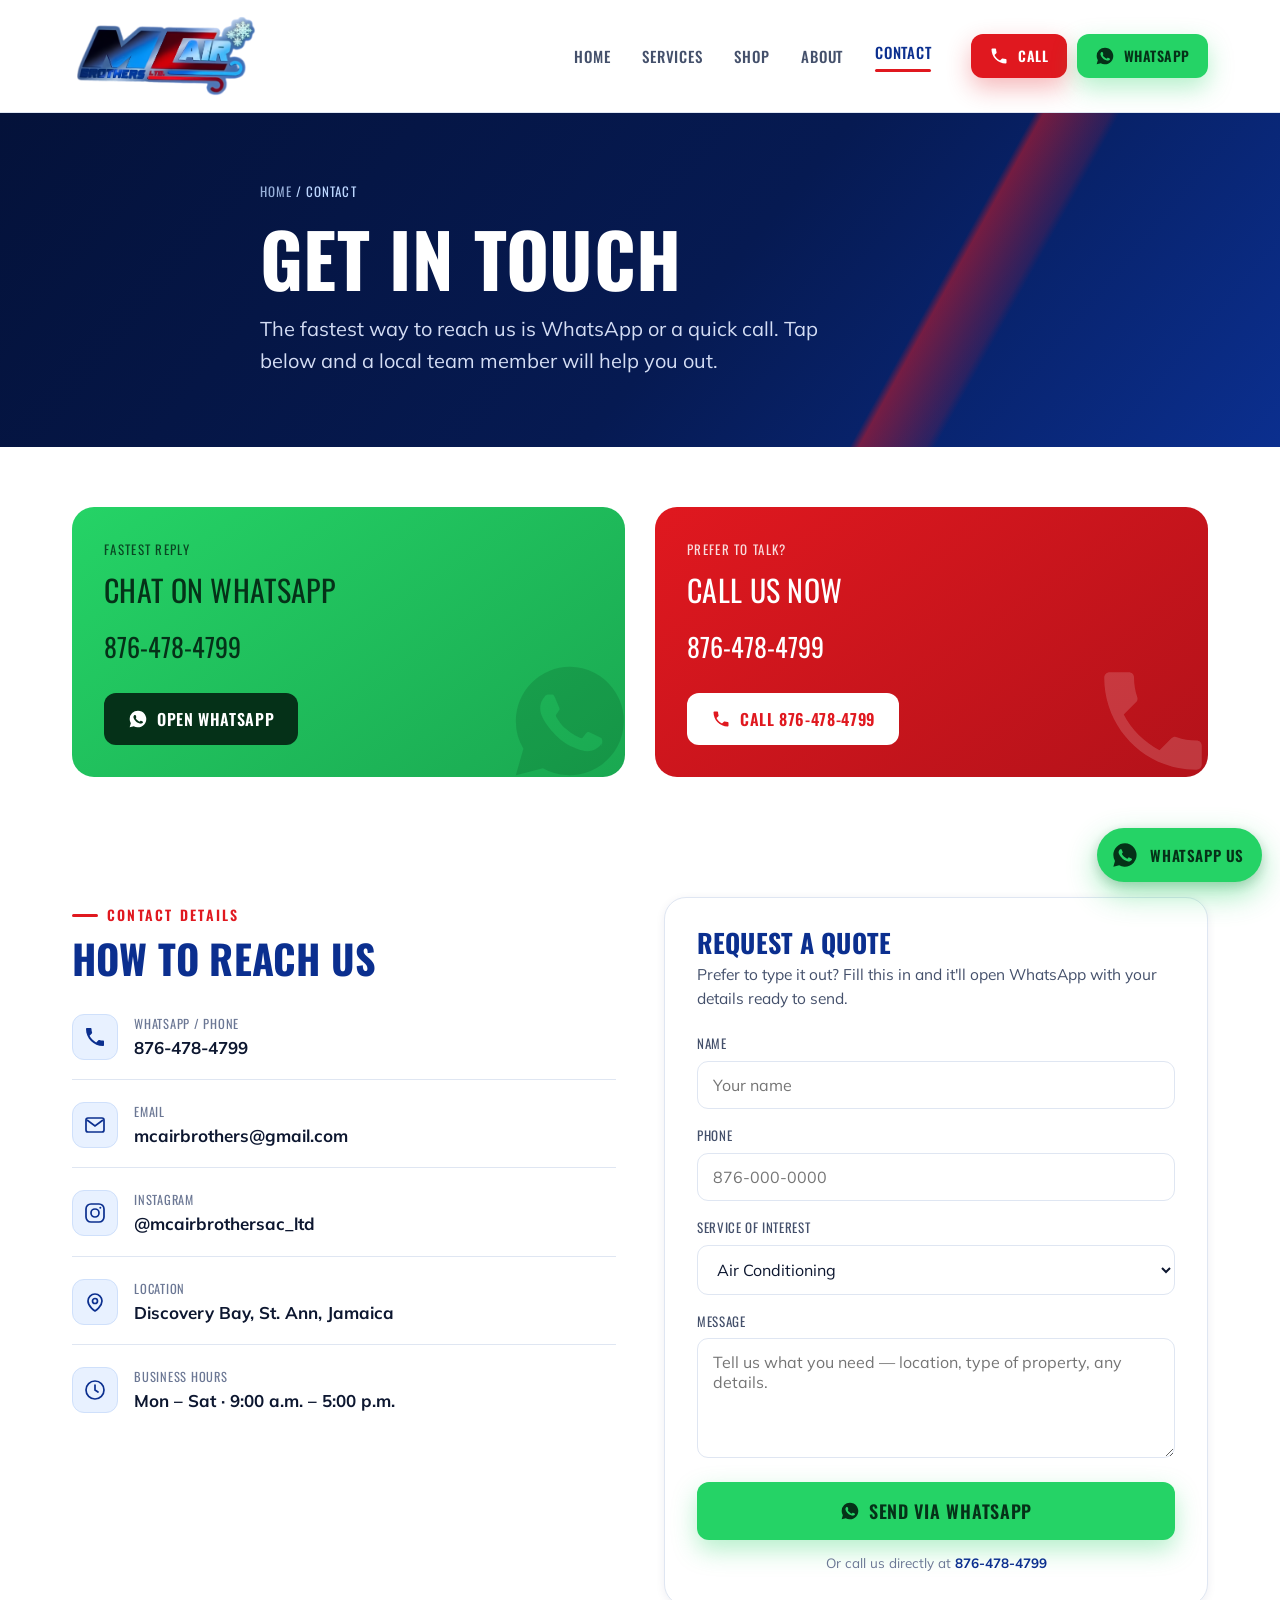
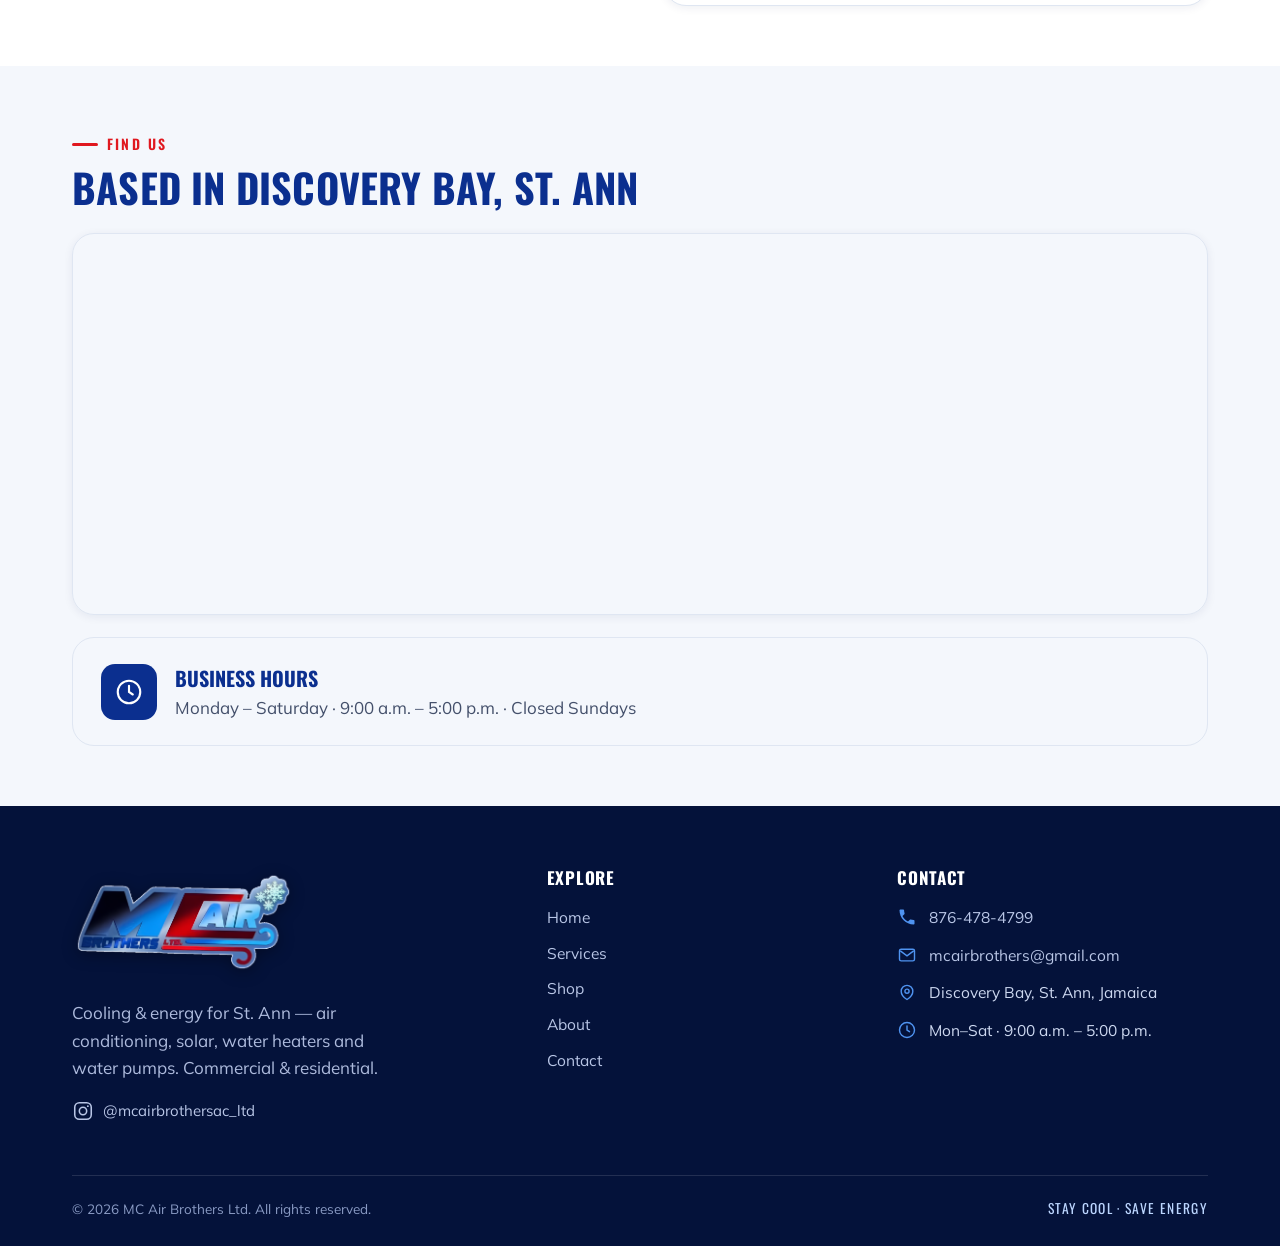
<file: contact.html>
<!DOCTYPE html>
<html lang="en">
<head>
<meta charset="UTF-8">
<meta name="viewport" content="width=device-width, initial-scale=1">
<title>Contact — MC Air Brothers Ltd | WhatsApp & Call 876-478-4799</title>
<meta name="description" content="Contact MC Air Brothers Ltd in Discovery Bay, St. Ann. WhatsApp or call 876-478-4799, email mcairbrothers@gmail.com. Request a quote for AC, solar, water heaters & pumps.">
<link rel="preconnect" href="https://fonts.googleapis.com">
<link rel="preconnect" href="https://fonts.gstatic.com" crossorigin>
<link href="https://fonts.googleapis.com/css2?family=Oswald:wght@400;500;600;700&family=Mulish:wght@400;500;600;700;800&display=swap" rel="stylesheet">
<link rel="stylesheet" href="styles.css">
<link rel="stylesheet" href="pages.css">
</head>
<body>
<header class="site-header">
  <div class="wrap bar">
    <a class="logo" href="index.html" aria-label="MC Air Brothers home"><img src="assets/mc-logo.png" alt="MC Air Brothers Ltd" class="logo-img"></a>
    <nav class="nav">
      <a href="index.html">Home</a>
      <a href="services.html">Services</a>
      <a href="shop.html">Shop</a>
      <a href="about.html">About</a>
      <a href="contact.html" class="active">Contact</a>
    </nav>
    <div class="header-cta">
      <a class="btn btn-call btn-sm" href="tel:+18764784799"><svg viewBox="0 0 24 24" fill="currentColor"><path d="M6.6 10.8c1.4 2.8 3.8 5.1 6.6 6.6l2.2-2.2c.3-.3.7-.4 1-.2 1.1.4 2.3.6 3.6.6.6 0 1 .4 1 1V20c0 .6-.4 1-1 1C10.6 21 3 13.4 3 4c0-.6.5-1 1-1h3.5c.6 0 1 .4 1 1 0 1.2.2 2.4.6 3.6.1.4 0 .8-.3 1l-2.2 2.2z"/></svg>Call</a>
      <a class="btn btn-wa btn-sm" href="https://wa.me/18764784799" target="_blank" rel="noopener"><svg viewBox="0 0 24 24" fill="currentColor"><path d="M12 2A10 10 0 0 0 2 12a9.9 9.9 0 0 0 1.4 5.1L2 22l5-1.3A10 10 0 1 0 12 2zm5.8 14.1c-.2.7-1.4 1.3-1.9 1.4-.5.1-1.1.1-1.8-.1-.4-.1-1-.3-1.6-.6-2.9-1.2-4.7-4.1-4.9-4.3-.1-.2-1.1-1.5-1.1-2.8s.7-2 .9-2.3c.2-.3.5-.3.7-.3h.5c.2 0 .4 0 .6.5l.8 1.9c.1.2.1.4 0 .5l-.4.6c-.2.2-.3.4-.1.7.2.3.8 1.4 1.8 2.2 1.2 1.1 2.2 1.4 2.5 1.6.3.1.5.1.6-.1l.6-.8c.2-.2.4-.2.6-.1l1.9.9c.3.1.4.2.4.4.1.2.1.7-.1 1.3z"/></svg>WhatsApp</a>
    </div>
    <button class="menu-toggle" aria-label="Open menu"><svg viewBox="0 0 24 24" fill="none" stroke="currentColor" stroke-width="2.2" stroke-linecap="round"><path d="M3 6h18M3 12h18M3 18h18"/></svg></button>
  </div>
  <nav class="mobile-nav" aria-label="Mobile">
    <a href="index.html">Home</a>
    <a href="services.html">Services</a>
    <a href="shop.html">Shop</a>
      <a href="about.html">About</a>
    <a href="contact.html" class="active">Contact</a>
    <div class="mcta">
      <a class="btn btn-call" href="tel:+18764784799">Call Now</a>
      <a class="btn btn-wa" href="https://wa.me/18764784799" target="_blank" rel="noopener">WhatsApp</a>
    </div>
  </nav>
</header>
<section class="page-hero">
  <div class="wrap inner">
    <span class="crumbs"><a href="index.html">Home</a> / Contact</span>
    <h1>Get In Touch</h1>
    <p>The fastest way to reach us is WhatsApp or a quick call. Tap below and a local team member will help you out.</p>
  </div>
</section>
<section class="pad-sm">
  <div class="wrap">
    <div class="contact-top">
      <div class="ct-card ct-wa">
        <small>Fastest reply</small>
        <span class="big">Chat on WhatsApp</span>
        <span class="num">876-478-4799</span>
        <a class="btn" href="https://wa.me/18764784799" target="_blank" rel="noopener"><svg viewBox="0 0 24 24" fill="currentColor"><path d="M12 2A10 10 0 0 0 2 12a9.9 9.9 0 0 0 1.4 5.1L2 22l5-1.3A10 10 0 1 0 12 2zm5.8 14.1c-.2.7-1.4 1.3-1.9 1.4-.5.1-1.1.1-1.8-.1-.4-.1-1-.3-1.6-.6-2.9-1.2-4.7-4.1-4.9-4.3-.1-.2-1.1-1.5-1.1-2.8s.7-2 .9-2.3c.2-.3.5-.3.7-.3h.5c.2 0 .4 0 .6.5l.8 1.9c.1.2.1.4 0 .5l-.4.6c-.2.2-.3.4-.1.7.2.3.8 1.4 1.8 2.2 1.2 1.1 2.2 1.4 2.5 1.6.3.1.5.1.6-.1l.6-.8c.2-.2.4-.2.6-.1l1.9.9c.3.1.4.2.4.4.1.2.1.7-.1 1.3z"/></svg>Open WhatsApp</a>
        <span class="ic"><svg viewBox="0 0 24 24" fill="currentColor"><path d="M12 2A10 10 0 0 0 2 12a9.9 9.9 0 0 0 1.4 5.1L2 22l5-1.3A10 10 0 1 0 12 2zm5.8 14.1c-.2.7-1.4 1.3-1.9 1.4-.5.1-1.1.1-1.8-.1-.4-.1-1-.3-1.6-.6-2.9-1.2-4.7-4.1-4.9-4.3-.1-.2-1.1-1.5-1.1-2.8s.7-2 .9-2.3c.2-.3.5-.3.7-.3h.5c.2 0 .4 0 .6.5l.8 1.9c.1.2.1.4 0 .5l-.4.6c-.2.2-.3.4-.1.7.2.3.8 1.4 1.8 2.2 1.2 1.1 2.2 1.4 2.5 1.6.3.1.5.1.6-.1l.6-.8c.2-.2.4-.2.6-.1l1.9.9c.3.1.4.2.4.4.1.2.1.7-.1 1.3z"/></svg></span>
      </div>
      <div class="ct-card ct-call">
        <small>Prefer to talk?</small>
        <span class="big">Call Us Now</span>
        <span class="num">876-478-4799</span>
        <a class="btn" href="tel:+18764784799"><svg viewBox="0 0 24 24" fill="currentColor"><path d="M6.6 10.8c1.4 2.8 3.8 5.1 6.6 6.6l2.2-2.2c.3-.3.7-.4 1-.2 1.1.4 2.3.6 3.6.6.6 0 1 .4 1 1V20c0 .6-.4 1-1 1C10.6 21 3 13.4 3 4c0-.6.5-1 1-1h3.5c.6 0 1 .4 1 1 0 1.2.2 2.4.6 3.6.1.4 0 .8-.3 1l-2.2 2.2z"/></svg>Call 876-478-4799</a>
        <span class="ic"><svg viewBox="0 0 24 24" fill="currentColor"><path d="M6.6 10.8c1.4 2.8 3.8 5.1 6.6 6.6l2.2-2.2c.3-.3.7-.4 1-.2 1.1.4 2.3.6 3.6.6.6 0 1 .4 1 1V20c0 .6-.4 1-1 1C10.6 21 3 13.4 3 4c0-.6.5-1 1-1h3.5c.6 0 1 .4 1 1 0 1.2.2 2.4.6 3.6.1.4 0 .8-.3 1l-2.2 2.2z"/></svg></span>
      </div>
    </div>
  </div>
</section>
<section class="pad-sm">
  <div class="wrap contact-grid">
    <div>
      <span class="eyebrow">Contact Details</span>
      <h2 class="text-blue" style="font-size:clamp(28px,3.6vw,40px);margin:12px 0 18px;">How to reach us</h2>
      <div class="info-list">
        <div class="info-row"><span class="ii"><svg viewBox="0 0 24 24" fill="currentColor"><path d="M6.6 10.8c1.4 2.8 3.8 5.1 6.6 6.6l2.2-2.2c.3-.3.7-.4 1-.2 1.1.4 2.3.6 3.6.6.6 0 1 .4 1 1V20c0 .6-.4 1-1 1C10.6 21 3 13.4 3 4c0-.6.5-1 1-1h3.5c.6 0 1 .4 1 1 0 1.2.2 2.4.6 3.6.1.4 0 .8-.3 1l-2.2 2.2z"/></svg></span><div><div class="lbl">WhatsApp / Phone</div><div class="val"><a href="tel:+18764784799">876-478-4799</a></div></div></div>
        <div class="info-row"><span class="ii"><svg viewBox="0 0 24 24" fill="none" stroke="currentColor" stroke-width="1.7"><rect x="3" y="5" width="18" height="14" rx="2"/><path d="M4 7l8 6 8-6"/></svg></span><div><div class="lbl">Email</div><div class="val"><a href="mailto:mcairbrothers@gmail.com">mcairbrothers@gmail.com</a></div></div></div>
        <div class="info-row"><span class="ii"><svg viewBox="0 0 24 24" fill="none" stroke="currentColor" stroke-width="1.7"><rect x="3" y="3" width="18" height="18" rx="5"/><circle cx="12" cy="12" r="4"/><circle cx="17.3" cy="6.7" r="1" fill="currentColor" stroke="none"/></svg></span><div><div class="lbl">Instagram</div><div class="val"><a href="https://instagram.com/mcairbrothersac_ltd" target="_blank" rel="noopener">@mcairbrothersac_ltd</a></div></div></div>
        <div class="info-row"><span class="ii"><svg viewBox="0 0 24 24" fill="none" stroke="currentColor" stroke-width="1.7" stroke-linecap="round" stroke-linejoin="round"><path d="M12 21s-7-4.4-7-10a7 7 0 0 1 14 0c0 5.6-7 10-7 10z"/><circle cx="12" cy="11" r="2.5"/></svg></span><div><div class="lbl">Location</div><div class="val">Discovery Bay, St. Ann, Jamaica</div></div></div>
        <div class="info-row"><span class="ii"><svg viewBox="0 0 24 24" fill="none" stroke="currentColor" stroke-width="1.7" stroke-linecap="round"><circle cx="12" cy="12" r="9"/><path d="M12 7v5l3 2"/></svg></span><div><div class="lbl">Business Hours</div><div class="val">Mon – Sat · 9:00 a.m. – 5:00 p.m.</div></div></div>
      </div>
    </div>
    <div>
      <div class="form-card">
        <h3>Request a Quote</h3>
        <p class="sub">Prefer to type it out? Fill this in and it'll open WhatsApp with your details ready to send.</p>
        <form id="quote-form">
          <div class="field"><label for="name">Name</label><input id="name" name="name" type="text" placeholder="Your name" required></div>
          <div class="field"><label for="phone">Phone</label><input id="phone" name="phone" type="tel" placeholder="876-000-0000" required></div>
          <div class="field"><label for="service">Service of Interest</label>
            <select id="service" name="service">
              <option>Air Conditioning</option>
              <option>Solar Energy</option>
              <option>Water Heaters</option>
              <option>Water Pumps</option>
              <option>Something else</option>
            </select>
          </div>
          <div class="field"><label for="message">Message</label><textarea id="message" name="message" placeholder="Tell us what you need — location, type of property, any details."></textarea></div>
          <button class="btn btn-wa btn-block btn-lg" type="submit"><svg viewBox="0 0 24 24" fill="currentColor"><path d="M12 2A10 10 0 0 0 2 12a9.9 9.9 0 0 0 1.4 5.1L2 22l5-1.3A10 10 0 1 0 12 2zm5.8 14.1c-.2.7-1.4 1.3-1.9 1.4-.5.1-1.1.1-1.8-.1-.4-.1-1-.3-1.6-.6-2.9-1.2-4.7-4.1-4.9-4.3-.1-.2-1.1-1.5-1.1-2.8s.7-2 .9-2.3c.2-.3.5-.3.7-.3h.5c.2 0 .4 0 .6.5l.8 1.9c.1.2.1.4 0 .5l-.4.6c-.2.2-.3.4-.1.7.2.3.8 1.4 1.8 2.2 1.2 1.1 2.2 1.4 2.5 1.6.3.1.5.1.6-.1l.6-.8c.2-.2.4-.2.6-.1l1.9.9c.3.1.4.2.4.4.1.2.1.7-.1 1.3z"/></svg>Send via WhatsApp</button>
          <p class="form-note">Or call us directly at <a href="tel:+18764784799" style="color:var(--blue);font-weight:700;">876-478-4799</a></p>
        </form>
      </div>
    </div>
  </div>
</section>
<section class="pad-sm bg-soft">
  <div class="wrap">
    <div class="section-head" style="margin-bottom:26px;">
      <span class="eyebrow">Find Us</span>
      <h2 style="font-size:clamp(28px,3.6vw,40px);color:var(--blue);margin-top:12px;">Based in Discovery Bay, St. Ann</h2>
    </div>
    <div class="map-wrap">
      <iframe title="Map of Discovery Bay, St. Ann, Jamaica" loading="lazy" referrerpolicy="no-referrer-when-downgrade" src="https://www.google.com/maps?q=Discovery+Bay,+St.+Ann,+Jamaica&output=embed"></iframe>
    </div>
    <div class="hours-card" style="margin-top:22px;">
      <span class="hico"><svg viewBox="0 0 24 24" fill="none" stroke="currentColor" stroke-width="1.7" stroke-linecap="round"><circle cx="12" cy="12" r="9"/><path d="M12 7v5l3 2"/></svg></span>
      <div><b>Business Hours</b><span>Monday – Saturday · 9:00 a.m. – 5:00 p.m. · Closed Sundays</span></div>
    </div>
  </div>
</section>
<footer class="site-footer">
  <div class="wrap">
    <div class="foot-grid">
      <div>
        <a class="logo on-dark" href="index.html" aria-label="MC Air Brothers home"><img src="assets/mc-logo.png" alt="MC Air Brothers Ltd" class="logo-img"></a>
        <p style="margin-top:18px;max-width:340px;color:#aebbdd;">Cooling &amp; energy for St. Ann — air conditioning, solar, water heaters and water pumps. Commercial &amp; residential.</p>
        <div class="foot-social">
          <a href="https://instagram.com/mcairbrothersac_ltd" target="_blank" rel="noopener" aria-label="Instagram"><svg viewBox="0 0 24 24" fill="none" stroke="currentColor" stroke-width="1.7"><rect x="3" y="3" width="18" height="18" rx="5"/><circle cx="12" cy="12" r="4"/><circle cx="17.3" cy="6.7" r="1" fill="currentColor" stroke="none"/></svg>@mcairbrothersac_ltd</a>
        </div>
      </div>
      <div>
        <h4>Explore</h4>
        <nav class="foot-links">
          <a href="index.html">Home</a>
          <a href="services.html">Services</a>
          <a href="shop.html">Shop</a>
      <a href="about.html">About</a>
          <a href="contact.html">Contact</a>
        </nav>
      </div>
      <div>
        <h4>Contact</h4>
        <div class="foot-contact">
          <div class="row"><svg viewBox="0 0 24 24" fill="currentColor"><path d="M6.6 10.8c1.4 2.8 3.8 5.1 6.6 6.6l2.2-2.2c.3-.3.7-.4 1-.2 1.1.4 2.3.6 3.6.6.6 0 1 .4 1 1V20c0 .6-.4 1-1 1C10.6 21 3 13.4 3 4c0-.6.5-1 1-1h3.5c.6 0 1 .4 1 1 0 1.2.2 2.4.6 3.6.1.4 0 .8-.3 1l-2.2 2.2z"/></svg><a href="tel:+18764784799">876-478-4799</a></div>
          <div class="row"><svg viewBox="0 0 24 24" fill="none" stroke="currentColor" stroke-width="1.7"><rect x="3" y="5" width="18" height="14" rx="2"/><path d="M4 7l8 6 8-6"/></svg><a href="mailto:mcairbrothers@gmail.com">mcairbrothers@gmail.com</a></div>
          <div class="row"><svg viewBox="0 0 24 24" fill="none" stroke="currentColor" stroke-width="1.7" stroke-linecap="round" stroke-linejoin="round"><path d="M12 21s-7-4.4-7-10a7 7 0 0 1 14 0c0 5.6-7 10-7 10z"/><circle cx="12" cy="11" r="2.5"/></svg><span>Discovery Bay, St. Ann, Jamaica</span></div>
          <div class="row"><svg viewBox="0 0 24 24" fill="none" stroke="currentColor" stroke-width="1.7" stroke-linecap="round"><circle cx="12" cy="12" r="9"/><path d="M12 7v5l3 2"/></svg><span>Mon–Sat · 9:00 a.m. – 5:00 p.m.</span></div>
        </div>
      </div>
    </div>
    <div class="foot-bottom">
      <span>© <span id="yr">2026</span> MC Air Brothers Ltd. All rights reserved.</span>
      <span class="foot-tag">Stay Cool · Save Energy</span>
    </div>
  </div>
</footer>
<a class="fab" href="https://wa.me/18764784799" target="_blank" rel="noopener" aria-label="Chat on WhatsApp"><svg viewBox="0 0 24 24" fill="currentColor"><path d="M12 2A10 10 0 0 0 2 12a9.9 9.9 0 0 0 1.4 5.1L2 22l5-1.3A10 10 0 1 0 12 2zm5.8 14.1c-.2.7-1.4 1.3-1.9 1.4-.5.1-1.1.1-1.8-.1-.4-.1-1-.3-1.6-.6-2.9-1.2-4.7-4.1-4.9-4.3-.1-.2-1.1-1.5-1.1-2.8s.7-2 .9-2.3c.2-.3.5-.3.7-.3h.5c.2 0 .4 0 .6.5l.8 1.9c.1.2.1.4 0 .5l-.4.6c-.2.2-.3.4-.1.7.2.3.8 1.4 1.8 2.2 1.2 1.1 2.2 1.4 2.5 1.6.3.1.5.1.6-.1l.6-.8c.2-.2.4-.2.6-.1l1.9.9c.3.1.4.2.4.4.1.2.1.7-.1 1.3z"/></svg><span class="fab-label">WhatsApp Us</span></a>
<script>document.getElementById('yr').textContent = new Date().getFullYear();</script>
<script src="image-slot.js"></script>
<script src="site.js"></script>
</body>
</html>
</file>
<file: styles.css>
/* ============================================================
   MC AIR BROTHERS LTD — Brand System
   Royal blue · Bold red · Crisp white · Frost accent
   Headlines: Oswald (condensed) · Body: Mulish
   ============================================================ */

:root {
  /* Brand colors */
  --blue:        #0b2f8f;   /* deep royal blue — primary */
  --blue-dark:   #061a52;   /* darkest navy */
  --blue-deep:   #04123a;   /* near-black navy for footers */
  --blue-bright: #1f63d6;   /* bright accent blue (logo highlight) */
  --blue-sky:    #4f93f0;
  --red:         #e0181f;   /* bold red — energy/accent */
  --red-dark:    #b3121a;
  --white:       #ffffff;
  --wa-green:    #25d366;   /* WhatsApp green */
  --wa-green-dk: #1aa851;

  /* Frost / ice touch */
  --ice:         #e8f1ff;
  --ice-line:    #cfe0fb;
  --frost:       #bcd6ff;

  /* Neutrals */
  --ink:         #0d1730;   /* body text on white */
  --ink-soft:    #44506b;
  --ink-faint:   #6b7794;
  --bg:          #ffffff;
  --bg-soft:     #f4f7fc;   /* soft section bg */
  --bg-tint:     #eef3fb;
  --line:        #dfe6f2;

  /* Type */
  --font-head: 'Oswald', 'Arial Narrow', sans-serif;
  --font-body: 'Mulish', system-ui, sans-serif;

  /* Geometry */
  --radius:      14px;
  --radius-lg:   22px;
  --shadow-sm:   0 2px 10px rgba(6,26,82,.07);
  --shadow:      0 14px 40px rgba(6,26,82,.13);
  --shadow-blue: 0 18px 44px rgba(11,47,143,.30);

  --maxw: 1180px;
  --header-h: 112px;
}

* { box-sizing: border-box; }

html { scroll-behavior: smooth; -webkit-text-size-adjust: 100%; }

body {
  margin: 0;
  font-family: var(--font-body);
  color: var(--ink);
  background: var(--bg);
  line-height: 1.6;
  font-size: 17px;
  overflow-x: hidden;
  -webkit-font-smoothing: antialiased;
}

img { max-width: 100%; display: block; }
a { color: inherit; text-decoration: none; }

h1, h2, h3, h4 {
  font-family: var(--font-head);
  font-weight: 700;
  line-height: .98;
  margin: 0;
  letter-spacing: .005em;
  text-transform: uppercase;
}

p { margin: 0; }

.wrap { width: 100%; max-width: var(--maxw); margin: 0 auto; padding: 0 22px; }

.eyebrow {
  font-family: var(--font-head);
  text-transform: uppercase;
  font-weight: 600;
  letter-spacing: .16em;
  font-size: 14px;
  color: var(--red);
  display: inline-flex;
  align-items: center;
  gap: 9px;
}
.eyebrow::before {
  content: "";
  width: 26px; height: 3px;
  background: var(--red);
  border-radius: 2px;
}
.eyebrow.on-blue { color: var(--frost); }
.eyebrow.on-blue::before { background: var(--blue-sky); }

/* ============================================================
   LOGO LOCKUP
   ============================================================ */
.logo {
  display: inline-flex;
  align-items: center;
  gap: 11px;
  line-height: 1;
}
.logo-img {
  height: 88px;
  width: auto;
  display: block;
}
.logo.on-dark .logo-img { height: 104px; filter: drop-shadow(0 3px 8px rgba(0,0,0,.35)); }
.logo .mark {
  position: relative;
  display: grid;
  place-items: center;
  width: 46px; height: 46px;
  border-radius: 12px;
  background: linear-gradient(150deg, var(--blue-bright), var(--blue) 60%, var(--blue-dark));
  box-shadow: inset 0 1px 0 rgba(255,255,255,.35), 0 6px 16px rgba(11,47,143,.35);
  flex: none;
}
.logo .mark svg { width: 26px; height: 26px; }
.logo .word {
  display: flex;
  flex-direction: column;
  line-height: .86;
}
.logo .word .l1 {
  font-family: var(--font-head);
  font-weight: 700;
  font-style: italic;
  font-size: 23px;
  letter-spacing: .01em;
  text-transform: uppercase;
  color: var(--blue);
}
.logo .word .l1 .ac { color: var(--red); }
.logo .word .l2 {
  font-family: var(--font-head);
  font-weight: 600;
  font-size: 10.5px;
  letter-spacing: .34em;
  text-transform: uppercase;
  color: var(--ink-soft);
  margin-top: 3px;
}
.logo.on-dark .word .l1 { color: #fff; }
.logo.on-dark .word .l1 .ac { color: #ff5660; }
.logo.on-dark .word .l2 { color: var(--frost); }

/* ============================================================
   BUTTONS
   ============================================================ */
.btn {
  display: inline-flex;
  align-items: center;
  justify-content: center;
  gap: 9px;
  font-family: var(--font-head);
  font-weight: 600;
  text-transform: uppercase;
  letter-spacing: .04em;
  font-size: 16px;
  line-height: 1;
  padding: 14px 22px;
  border-radius: 12px;
  border: 2px solid transparent;
  cursor: pointer;
  transition: transform .14s ease, box-shadow .14s ease, background .14s ease;
  white-space: nowrap;
}
.btn svg { width: 20px; height: 20px; flex: none; }
.btn:hover { transform: translateY(-2px); }
.btn:active { transform: translateY(0); }

.btn-wa { background: var(--wa-green); color: #053118; box-shadow: 0 10px 24px rgba(37,211,102,.34); }
.btn-wa:hover { background: #2bdd6e; }

.btn-call { background: var(--red); color: #fff; box-shadow: 0 10px 24px rgba(224,24,31,.30); }
.btn-call:hover { background: var(--red-dark); }

.btn-blue { background: var(--blue); color: #fff; box-shadow: var(--shadow-blue); }
.btn-blue:hover { background: var(--blue-dark); }

.btn-ghost { background: transparent; color: var(--blue); border-color: var(--ice-line); }
.btn-ghost:hover { background: var(--ice); }
.btn-ghost.on-dark { color: #fff; border-color: rgba(255,255,255,.4); }
.btn-ghost.on-dark:hover { background: rgba(255,255,255,.12); }

.btn-sm { padding: 10px 16px; font-size: 14px; }
.btn-lg { padding: 17px 30px; font-size: 18px; }
.btn-block { width: 100%; }

/* ============================================================
   HEADER
   ============================================================ */
.site-header {
  position: sticky;
  top: 0;
  z-index: 100;
  background: rgba(255,255,255,.92);
  backdrop-filter: blur(10px);
  border-bottom: 1px solid var(--line);
}
.site-header .bar {
  height: var(--header-h);
  display: flex;
  align-items: center;
  justify-content: space-between;
  gap: 18px;
}
.nav {
  display: flex;
  align-items: center;
  gap: 4px;
  margin-left: auto;
}
.nav a {
  font-family: var(--font-head);
  text-transform: uppercase;
  font-weight: 500;
  letter-spacing: .05em;
  font-size: 15px;
  color: var(--ink-soft);
  padding: 9px 14px;
  border-radius: 9px;
  transition: color .14s, background .14s;
}
.nav a:hover { color: var(--blue); background: var(--bg-soft); }
.nav a.active { color: var(--blue); }
.nav a.active::after {
  content: ""; display: block; height: 3px; border-radius: 2px;
  background: var(--red); margin-top: 5px;
}
.header-cta { display: flex; align-items: center; gap: 10px; margin-left: 8px; }

.menu-toggle {
  display: none;
  width: 46px; height: 46px;
  border: 1px solid var(--line);
  background: #fff;
  border-radius: 11px;
  cursor: pointer;
  align-items: center;
  justify-content: center;
}
.menu-toggle svg { width: 24px; height: 24px; color: var(--blue); }

/* mobile drawer */
.mobile-nav {
  display: none;
  flex-direction: column;
  gap: 6px;
  padding: 14px 22px 22px;
  border-bottom: 1px solid var(--line);
  background: #fff;
}
.mobile-nav.open { display: flex; }
.mobile-nav a {
  font-family: var(--font-head);
  text-transform: uppercase;
  letter-spacing: .05em;
  font-weight: 500;
  font-size: 19px;
  color: var(--ink);
  padding: 12px 6px;
  border-bottom: 1px solid var(--bg-tint);
}
.mobile-nav a.active { color: var(--blue); }
.mobile-nav .mcta { display: grid; grid-template-columns: 1fr 1fr; gap: 10px; margin-top: 12px; }

/* ============================================================
   SECTIONS / GENERIC
   ============================================================ */
section { position: relative; }
.pad { padding: 86px 0; }
.pad-sm { padding: 60px 0; }
.bg-soft { background: var(--bg-soft); }
.bg-tint { background: var(--bg-tint); }

.section-head { max-width: 680px; margin-bottom: 46px; }
.section-head.center { margin-left: auto; margin-right: auto; text-align: center; }
.section-head h2 { font-size: clamp(34px, 5vw, 54px); color: var(--blue); margin: 14px 0 0; }
.section-head p { margin-top: 16px; color: var(--ink-soft); font-size: 18px; }

.text-red { color: var(--red); }
.text-blue { color: var(--blue); }
.nb { white-space: nowrap; }

/* frost snowflake divider */
.frost-row { display: inline-flex; gap: 7px; color: var(--frost); }

/* ============================================================
   FLOATING WHATSAPP
   ============================================================ */
.fab {
  position: fixed;
  right: 18px; bottom: 18px;
  z-index: 90;
  display: inline-flex;
  align-items: center;
  gap: 11px;
  background: var(--wa-green);
  color: #053118;
  font-family: var(--font-head);
  font-weight: 600;
  text-transform: uppercase;
  letter-spacing: .04em;
  font-size: 15px;
  padding: 13px 18px 13px 14px;
  border-radius: 50px;
  box-shadow: 0 12px 30px rgba(37,211,102,.45), 0 4px 12px rgba(0,0,0,.18);
  animation: fabpulse 2.6s ease-in-out infinite;
}
.fab svg { width: 28px; height: 28px; flex: none; }
.fab .fab-label { display: inline; }
@keyframes fabpulse {
  0%, 100% { box-shadow: 0 12px 30px rgba(37,211,102,.45), 0 0 0 0 rgba(37,211,102,.5); }
  50%      { box-shadow: 0 12px 30px rgba(37,211,102,.45), 0 0 0 14px rgba(37,211,102,0); }
}

/* ============================================================
   CARDS
   ============================================================ */
.card {
  background: #fff;
  border: 1px solid var(--line);
  border-radius: var(--radius-lg);
  box-shadow: var(--shadow-sm);
  overflow: hidden;
}

.svc-grid {
  display: grid;
  grid-template-columns: repeat(4, 1fr);
  gap: 22px;
}
.svc-card {
  background: #fff;
  border: 1px solid var(--line);
  border-radius: var(--radius-lg);
  padding: 30px 26px 28px;
  box-shadow: var(--shadow-sm);
  transition: transform .18s ease, box-shadow .18s ease, border-color .18s;
  position: relative;
  overflow: hidden;
}
.svc-card::before {
  content: ""; position: absolute; inset: 0 0 auto 0; height: 5px;
  background: linear-gradient(90deg, var(--blue), var(--blue-bright));
  transform: scaleX(0); transform-origin: left; transition: transform .25s ease;
}
.svc-card:hover { transform: translateY(-6px); box-shadow: var(--shadow); border-color: var(--ice-line); }
.svc-card:hover::before { transform: scaleX(1); }
.svc-ico {
  width: 62px; height: 62px;
  border-radius: 15px;
  display: grid; place-items: center;
  background: linear-gradient(150deg, var(--ice), #fff);
  border: 1px solid var(--ice-line);
  margin-bottom: 20px;
}
.svc-ico svg { width: 34px; height: 34px; color: var(--blue); }
.svc-card h3 { font-size: 23px; color: var(--blue); margin-bottom: 9px; }
.svc-card p { color: var(--ink-soft); font-size: 15.5px; }
.svc-card .more {
  display: inline-flex; align-items: center; gap: 6px;
  margin-top: 16px; font-family: var(--font-head); font-weight: 600;
  text-transform: uppercase; letter-spacing: .04em; font-size: 14px; color: var(--red);
}
.svc-card.and-more {
  background: linear-gradient(155deg, var(--blue), var(--blue-dark));
  border-color: transparent; color: #fff;
}
.svc-card.and-more h3 { color: #fff; }
.svc-card.and-more p { color: var(--frost); }
.svc-card.and-more .svc-ico { background: rgba(255,255,255,.12); border-color: rgba(255,255,255,.25); }
.svc-card.and-more .svc-ico svg { color: #fff; }
.svc-card.and-more::before { display: none; }

/* ============================================================
   TRUST STRIP
   ============================================================ */
.trust {
  display: grid;
  grid-template-columns: repeat(3, 1fr);
  gap: 0;
  border: 1px solid var(--line);
  border-radius: var(--radius-lg);
  overflow: hidden;
  background: #fff;
  box-shadow: var(--shadow-sm);
}
.trust .ti {
  display: flex; align-items: center; gap: 16px;
  padding: 26px 28px;
  border-right: 1px solid var(--line);
}
.trust .ti:last-child { border-right: none; }
.trust .ti svg { width: 34px; height: 34px; color: var(--red); flex: none; }
.trust .ti b { font-family: var(--font-head); text-transform: uppercase; font-weight: 600; font-size: 17px; color: var(--blue); display: block; letter-spacing: .02em; }
.trust .ti span { font-size: 14px; color: var(--ink-faint); }

/* ============================================================
   CTA BAND
   ============================================================ */
.cta-band {
  position: relative;
  background: linear-gradient(120deg, var(--blue-dark), var(--blue) 55%, var(--blue-bright));
  color: #fff;
  overflow: hidden;
}
.cta-band::after {
  content: ""; position: absolute; right: -80px; top: -80px;
  width: 360px; height: 360px; border-radius: 50%;
  background: radial-gradient(circle, rgba(255,255,255,.14), transparent 70%);
}
.cta-band .inner {
  display: flex; align-items: center; justify-content: space-between; gap: 30px;
  padding: 56px 0;
  position: relative; z-index: 1;
}
.cta-band h2 { font-size: clamp(30px, 4.4vw, 50px); }
.cta-band p { color: var(--frost); margin-top: 12px; font-size: 18px; }
.cta-band .acts { display: flex; gap: 14px; flex: none; flex-wrap: wrap; }

/* ============================================================
   FOOTER
   ============================================================ */
.site-footer {
  background: var(--blue-deep);
  color: #cdd8f0;
  padding: 64px 0 26px;
}
.foot-grid {
  display: grid;
  grid-template-columns: 1.4fr 1fr 1fr;
  gap: 40px;
}
.site-footer h4 { color: #fff; font-size: 17px; letter-spacing: .04em; margin-bottom: 18px; }
.foot-links { display: flex; flex-direction: column; gap: 11px; }
.foot-links a, .foot-contact a { color: #b9c6e6; transition: color .14s; font-size: 15.5px; }
.foot-links a:hover, .foot-contact a:hover { color: #fff; }
.foot-contact { display: flex; flex-direction: column; gap: 13px; }
.foot-contact .row { display: flex; align-items: flex-start; gap: 12px; font-size: 15.5px; }
.foot-contact .row > a, .foot-contact .row > span { flex: 1; min-width: 0; }
.foot-contact .row svg { width: 20px; height: 20px; color: var(--blue-sky); flex: none; margin-top: 2px; }
.foot-bottom {
  margin-top: 46px; padding-top: 22px;
  border-top: 1px solid rgba(255,255,255,.12);
  display: flex; justify-content: space-between; align-items: center; gap: 16px; flex-wrap: wrap;
  font-size: 13.5px; color: #8a9bc4;
}
.foot-tag { color: var(--frost); font-family: var(--font-head); text-transform: uppercase; letter-spacing: .1em; }

.foot-social { margin-top: 18px; }
.foot-social a { display: inline-flex; align-items: center; gap: 9px; color: #b9c6e6; font-size: 15px; }
.foot-social a:hover { color: #fff; }
.foot-social svg { width: 22px; height: 22px; flex: none; }

/* placeholder marker */
.tbc {
  display: inline-block;
  font-family: var(--font-body);
  font-size: 11px; font-weight: 800;
  letter-spacing: .06em;
  color: var(--red);
  background: #ffe9ea;
  border: 1px dashed var(--red);
  padding: 1px 7px; border-radius: 5px;
  text-transform: uppercase;
  vertical-align: middle;
}

/* ============================================================
   RESPONSIVE
   ============================================================ */
@media (max-width: 980px) {
  .svc-grid { grid-template-columns: repeat(2, 1fr); }
  .trust { grid-template-columns: 1fr; }
  .trust .ti { border-right: none; border-bottom: 1px solid var(--line); }
  .trust .ti:last-child { border-bottom: none; }
  .foot-grid { grid-template-columns: 1fr 1fr; }
  .cta-band .inner { flex-direction: column; align-items: flex-start; text-align: left; }
}
@media (max-width: 760px) {
  body { font-size: 16px; }
  .pad { padding: 60px 0; }
  .nav, .header-cta { display: none; }
  .menu-toggle { display: flex; }
  .site-header .bar { height: 84px; }
  .logo-img { height: 62px; }
  .foot-grid { grid-template-columns: 1fr; gap: 32px; }
  .fab .fab-label { display: none; }
  .fab { padding: 14px; }
}
@media (max-width: 520px) {
  .svc-grid { grid-template-columns: 1fr; }
  .logo-img { height: 54px; }
}
</file>
<file: pages.css>
/* ===== Inner pages: Services / About / Contact ===== */

/* page hero (compact banner) */
.page-hero {
  background: linear-gradient(130deg, var(--blue-deep), var(--blue-dark) 55%, var(--blue));
  color: #fff;
  position: relative;
  overflow: hidden;
  isolation: isolate;
}
.page-hero::before {
  content: ""; position: absolute; z-index: -1; right: -6%; top: -40%;
  width: 50%; height: 180%;
  background: linear-gradient(115deg, transparent 40%, rgba(224,24,31,.5) 41%, rgba(224,24,31,.16) 48%, transparent 49%);
  transform: rotate(4deg);
}
.page-hero .inner { padding: 64px 0 70px; max-width: 760px; }
.page-hero h1 { font-size: clamp(42px, 6.4vw, 74px); margin: 18px 0 0; }
.page-hero p { margin-top: 18px; font-size: clamp(17px, 2vw, 20px); color: #d4ddf4; max-width: 600px; }
.page-hero .hero-acts { display: flex; gap: 13px; margin-top: 30px; flex-wrap: wrap; }
.crumbs { font-family: var(--font-head); text-transform: uppercase; letter-spacing: .08em; font-size: 13px; color: var(--frost); }
.crumbs a { opacity: .8; } .crumbs a:hover { opacity: 1; }

/* ===== SERVICES detail rows ===== */
.svc-row {
  display: grid;
  grid-template-columns: 1fr 1fr;
  gap: 56px;
  align-items: center;
  padding: 76px 0;
  border-bottom: 1px solid var(--line);
}
.svc-row:last-child { border-bottom: none; }
.svc-row.flip .svc-row-media { order: -1; }
.svc-row-num {
  font-family: var(--font-head); font-weight: 700; font-size: 15px;
  color: var(--red); letter-spacing: .1em; text-transform: uppercase;
  display: flex; align-items: center; gap: 10px;
}
.svc-row-num .ico { width: 44px; height: 44px; border-radius: 11px; display: grid; place-items: center; background: var(--ice); border: 1px solid var(--ice-line); }
.svc-row-num .ico svg { width: 26px; height: 26px; color: var(--blue); }
.svc-row h2 { font-size: clamp(32px, 4.4vw, 48px); color: var(--blue); margin: 18px 0 16px; }
.svc-row > div > p { color: var(--ink-soft); font-size: 18px; max-width: 540px; }
.svc-feats { list-style: none; padding: 0; margin: 24px 0 28px; display: grid; gap: 12px; }
.svc-feats li { display: flex; align-items: flex-start; gap: 12px; font-weight: 600; color: var(--ink); }
.svc-feats li svg { width: 22px; height: 22px; flex: none; color: var(--wa-green-dk); padding: 3px; background: #e4f9ee; border-radius: 50%; margin-top: 1px; }
.svc-row .row-acts { display: flex; gap: 12px; flex-wrap: wrap; }
.svc-row-slot { width: 100%; height: clamp(300px, 34vw, 400px); display: block; box-shadow: var(--shadow); border: 1px solid var(--line); }
img.svc-row-slot { object-fit: contain; background: #fff; padding: 22px; }

/* and-more block (services) */
.more-block {
  background: linear-gradient(150deg, var(--blue), var(--blue-dark));
  color: #fff; border-radius: var(--radius-lg);
  padding: 50px; text-align: center; position: relative; overflow: hidden;
}
.more-block::after { content:""; position:absolute; right:-60px; bottom:-60px; width:240px; height:240px; border-radius:50%; background: radial-gradient(circle, rgba(255,255,255,.12), transparent 70%); }
.more-block h2 { font-size: clamp(30px, 4vw, 44px); margin-bottom: 14px; }
.more-block p { color: var(--frost); font-size: 18px; max-width: 560px; margin: 0 auto 26px; }
.more-block .acts { display: inline-flex; gap: 13px; flex-wrap: wrap; justify-content: center; position: relative; z-index:1; }

/* ===== ABOUT ===== */
.about-grid { display: grid; grid-template-columns: 1.1fr .9fr; gap: 56px; align-items: start; }
.about-grid h2 { font-size: clamp(30px, 4vw, 46px); color: var(--blue); margin-bottom: 18px; }
.about-grid p { color: var(--ink-soft); font-size: 18px; margin-bottom: 18px; }
.about-grid p b { color: var(--ink); }
.about-media { position: sticky; top: 100px; }
.about-slot { width: 100%; height: clamp(400px, 48vw, 540px); display: block; box-shadow: var(--shadow); border: 1px solid var(--line); }
.about-photo-wrap {
  width: 100%; height: clamp(400px, 48vw, 540px);
  border-radius: 20px; overflow: hidden; position: relative;
  box-shadow: var(--shadow); border: 1px solid var(--line); background: #fff;
}
.about-photo { width: 100%; height: 100%; object-fit: cover; display: block; }
.about-photo-wrap .ac-cap {
  position: absolute; left: 50%; bottom: 16px; transform: translateX(-50%);
  font-family: var(--font-head); text-transform: uppercase; letter-spacing: .06em;
  font-size: 13px; font-weight: 600; color: #fff;
  background: var(--blue); padding: 9px 18px; border-radius: 50px;
  box-shadow: 0 8px 22px rgba(11,47,143,.35); white-space: nowrap;
}

.values { display: grid; grid-template-columns: repeat(2, 1fr); gap: 22px; }
.value {
  background: #fff; border: 1px solid var(--line); border-radius: var(--radius-lg);
  padding: 28px 26px; box-shadow: var(--shadow-sm);
}
.value .vico { width: 54px; height: 54px; border-radius: 13px; display: grid; place-items: center; background: var(--ice); border: 1px solid var(--ice-line); margin-bottom: 16px; }
.value .vico svg { width: 28px; height: 28px; color: var(--blue); }
.value h3 { font-size: 21px; color: var(--blue); margin-bottom: 8px; }
.value p { font-size: 15.5px; color: var(--ink-soft); margin: 0; }

.serves { display: grid; grid-template-columns: 1fr 1fr; gap: 22px; margin-top: 28px; }
.serves .sc { display: flex; gap: 16px; align-items: flex-start; background: var(--bg-soft); border: 1px solid var(--line); border-radius: var(--radius); padding: 22px; }
.serves .sc svg { width: 32px; height: 32px; color: var(--red); flex: none; }
.serves .sc b { font-family: var(--font-head); text-transform: uppercase; color: var(--blue); font-size: 19px; display: block; margin-bottom: 4px; }
.serves .sc span { font-size: 15px; color: var(--ink-soft); }

/* ===== CONTACT ===== */
.contact-top { display: grid; grid-template-columns: 1fr 1fr; gap: 30px; }
.ct-card {
  border-radius: var(--radius-lg); padding: 32px; color: #fff;
  display: flex; flex-direction: column; gap: 6px; justify-content: center;
  position: relative; overflow: hidden; min-height: 180px;
}
.ct-card .big { font-family: var(--font-head); text-transform: uppercase; font-size: 30px; letter-spacing: .01em; }
.ct-card small { font-family: var(--font-head); text-transform: uppercase; letter-spacing: .1em; font-size: 13px; opacity: .85; }
.ct-card .num { font-family: var(--font-head); font-size: 26px; margin: 6px 0 14px; }
.ct-wa { background: linear-gradient(145deg, var(--wa-green), var(--wa-green-dk)); color: #053118; }
.ct-call { background: linear-gradient(145deg, var(--red), var(--red-dark)); }
.ct-card .btn { align-self: flex-start; margin-top: 6px; }
.ct-wa .btn { background:#053118; color:#fff; } .ct-wa .btn:hover{ background:#06421f; }
.ct-call .btn { background:#fff; color: var(--red); } .ct-call .btn:hover{ background:#ffe9ea; }
.ct-card .ic { position: absolute; right: -10px; bottom: -16px; opacity: .16; }
.ct-card .ic svg { width: 130px; height: 130px; }

.contact-grid { display: grid; grid-template-columns: 1fr 1fr; gap: 48px; align-items: start; }
.info-list { display: flex; flex-direction: column; gap: 4px; }
.info-row { display: flex; gap: 16px; align-items: flex-start; padding: 18px 0; border-bottom: 1px solid var(--line); }
.info-row:last-child { border-bottom: none; }
.info-row > div { flex: 1; min-width: 0; }
.info-row .ii { width: 46px; height: 46px; border-radius: 12px; background: var(--ice); border: 1px solid var(--ice-line); display: grid; place-items: center; flex: none; }
.info-row .ii svg { width: 24px; height: 24px; color: var(--blue); }
.info-row .lbl { font-family: var(--font-head); text-transform: uppercase; letter-spacing: .06em; font-size: 12.5px; color: var(--ink-faint); }
.info-row .val { font-size: 17px; font-weight: 700; color: var(--ink); }
.info-row .val a:hover { color: var(--blue); }

form .field { margin-bottom: 16px; }
form label { display: block; font-family: var(--font-head); text-transform: uppercase; letter-spacing: .05em; font-size: 13px; color: var(--ink-soft); margin-bottom: 7px; }
form input, form select, form textarea {
  width: 100%; font-family: var(--font-body); font-size: 16px;
  padding: 13px 15px; border: 1.5px solid var(--line); border-radius: 11px;
  background: #fff; color: var(--ink); transition: border-color .14s, box-shadow .14s;
}
form input:focus, form select:focus, form textarea:focus { outline: none; border-color: var(--blue-bright); box-shadow: 0 0 0 3px rgba(31,99,214,.14); }
form textarea { resize: vertical; min-height: 120px; }
.form-card { background: #fff; border: 1px solid var(--line); border-radius: var(--radius-lg); padding: 32px; box-shadow: var(--shadow-sm); }
.form-note { font-size: 13.5px; color: var(--ink-faint); margin-top: 12px; text-align: center; }
.form-card h3 { font-size: 26px; color: var(--blue); margin-bottom: 6px; }
.form-card .sub { color: var(--ink-soft); font-size: 15.5px; margin-bottom: 22px; }

.map-wrap { border-radius: var(--radius-lg); overflow: hidden; border: 1px solid var(--line); box-shadow: var(--shadow-sm); }
.map-wrap iframe { width: 100%; height: 380px; border: 0; display: block; }

.hours-card { display: flex; align-items: center; gap: 18px; background: var(--bg-soft); border: 1px solid var(--line); border-radius: var(--radius-lg); padding: 24px 28px; }
.hours-card .hico { width: 56px; height: 56px; border-radius: 14px; background: var(--blue); display: grid; place-items: center; flex: none; }
.hours-card .hico svg { width: 30px; height: 30px; color: #fff; }
.hours-card b { font-family: var(--font-head); text-transform: uppercase; color: var(--blue); font-size: 20px; display:block; }
.hours-card span { color: var(--ink-soft); }

@media (max-width: 900px) {
  .svc-row { grid-template-columns: 1fr; gap: 30px; padding: 50px 0; }
  .svc-row.flip .svc-row-media { order: 0; }
  .svc-row-slot { height: clamp(260px, 56vw, 360px); }
  .about-grid { grid-template-columns: 1fr; gap: 36px; }
  .about-media { position: static; }
  .about-slot { height: clamp(280px, 60vw, 360px); max-width: 460px; }
  .values, .serves { grid-template-columns: 1fr; }
  .contact-top { grid-template-columns: 1fr; }
  .contact-grid { grid-template-columns: 1fr; gap: 34px; }
  .more-block { padding: 38px 26px; }
}
</file>
